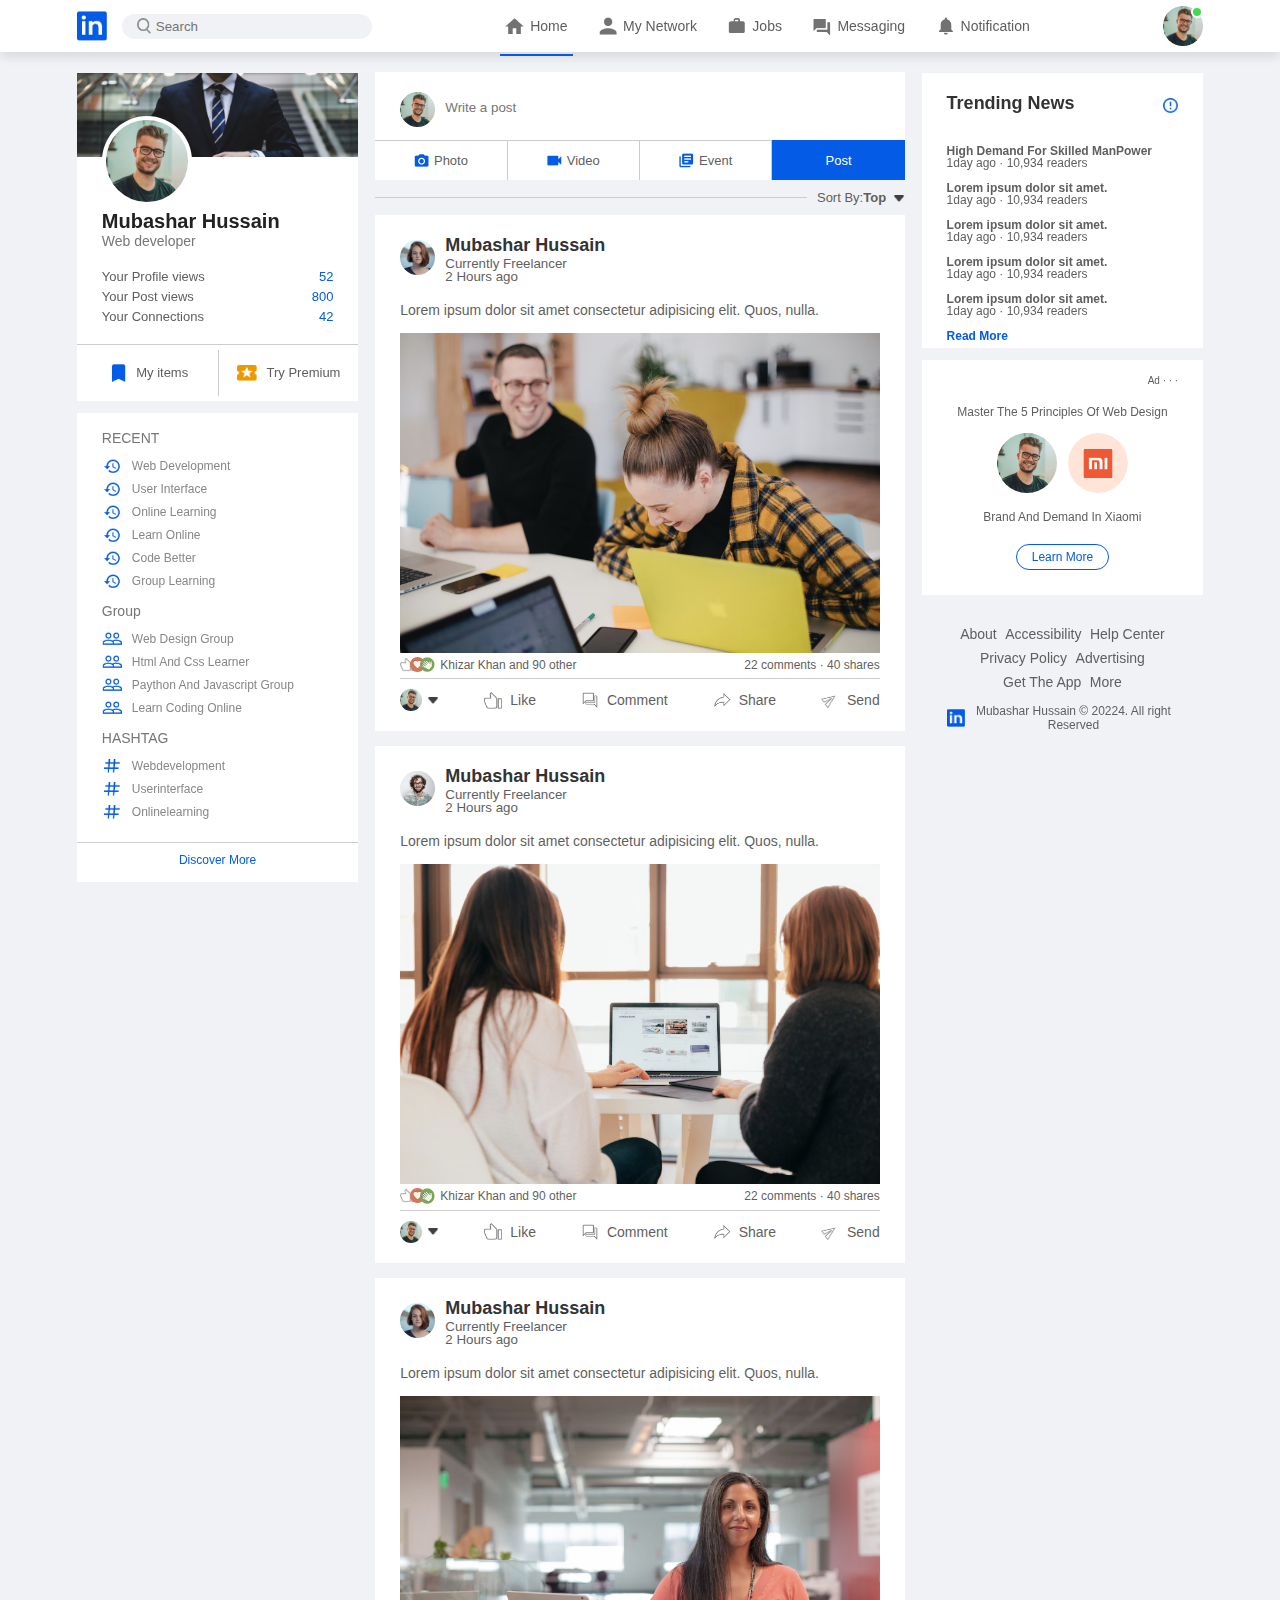
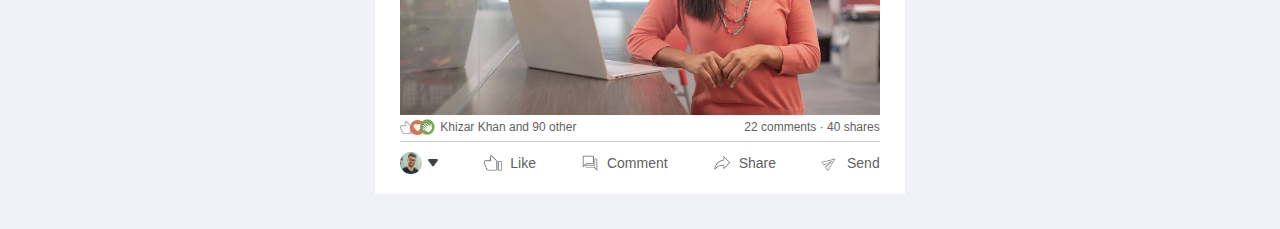
<file: index.html>
<!DOCTYPE html>
<html lang="en">

<head>
    <meta charset="UTF-8">
    <meta name="viewport" content="width=device-width, initial-scale=1.0">
    <link rel="stylesheet" href="style.css">
    <title>Linkedin Project html css</title>
</head>

<body>
    <nav class="navbar">
        <div class="navbar-left">
            <a href="index.html" class="logo"><img src="images/logo.png" alt=""></a>
            <div class="search-box">
                <img src="images/search.png" alt="">
                <input type="text" placeholder="Search">
            </div>
        </div>
        <div class="navbar-center">
            <ul>
                <li><a href="#" class="active-link"><img src="images/home.png" alt="">Home</a></li>
                <li><a href="#"><img src="images/network.png" alt="">My Network</a></li>
                <li><a href="#"><img src="images/jobs.png" alt="">Jobs</a></li>
                <li><a href="#"><img src="images/message.png" alt="">Messaging</a></li>
                <li><a href="#"><img src="images/notification.png" alt="">Notification</a></li>
            </ul>
        </div>
        <div class="navbar-right">
            <div class="online">
                <img src="images/user-1.png" class="nav-profile-img" onclick="togglemenu()">
            </div>
        </div>
        <div class="profile-menu-wrap" id="profilemenu">
            <div class="profile-menu">
                <div class="user-info">
                    <img src="images/user-1.png" alt="">
                    <div>
                        <h3>Mubashar Hussain</h3>
                        <a href="profile.html">See Your Profile</a>
                    </div>
                </div>
                <hr>
                <div class="profile-menu-links">
                    <img src="images/feedback.png" alt="">
                    <p>Give Feedback</p>
                    <span>></span>
                </div>
                <div class="profile-menu-links">
                    <img src="images/setting.png" alt="">
                    <p>Setting & Privacy</p>
                    <span>></span>
                </div>
                <div class="profile-menu-links">
                    <img src="images/help.png" alt="">
                    <p>Help & Support</p>
                    <span>></span>
                </div>
                <div class="profile-menu-links">
                    <img src="images/display.png" alt="">
                    <p>Display & Accessibility</p>
                    <span>></span>
                </div>
                <div class="profile-menu-links">
                    <img src="images/logout.png" alt="">
                    <p>Logout</p>
                    <span>></span>
                </div>
            </div>
        </div>
    </nav>
    <div class="conatiner">
        <div class="left-sidebar">
            <div class="sidebar-profile-box">
                <img src="images/cover-pic.png" width="100%">
                <div class="sidebar-profile-info">
                    <img src="images/user-1.png" alt="">
                    <h1>Mubashar Hussain</h1>
                    <h3>Web developer</h3>
                    <ul>
                        <li>Your Profile views <span>52</span></li>
                        <li>Your Post views <span>800</span></li>
                        <li>Your Connections <span>42</span></li>
                    </ul>
                </div>
                <div class="sidebar-profile-links">
                    <a href="#"><img src="images/items.png" alt="">My items</a>
                    <a href="#"><img src="images/premium.png" alt="">Try Premium</a>
                </div>
            </div>
            <div class="recent-activity">
                <h3>RECENT</h3>
                <a href="#"><img src="images/recent.png" alt=""> Web Development</a>
                <a href="#"><img src="images/recent.png" alt=""> User Interface</a>
                <a href="#"><img src="images/recent.png" alt=""> Online Learning</a>
                <a href="#"><img src="images/recent.png" alt=""> Learn Online</a>
                <a href="#"><img src="images/recent.png" alt=""> Code Better</a>
                <a href="#"><img src="images/recent.png" alt=""> Group Learning</a>
                <h3>Group</h3>
                <a href="#"><img src="images/group.png" alt=""> Web Design Group</a>
                <a href="#"><img src="images/group.png" alt=""> Html And Css Learner</a>
                <a href="#"><img src="images/group.png" alt=""> Paython And Javascript Group</a>
                <a href="#"><img src="images/group.png" alt=""> Learn Coding Online</a>
                <h3>HASHTAG</h3>
                <a href="#"><img src="images/hashtag.png" alt=""> Webdevelopment</a>
                <a href="#"><img src="images/hashtag.png" alt=""> Userinterface</a>
                <a href="#"><img src="images/hashtag.png" alt=""> Onlinelearning</a>
                <div class="discover-more-links">
                    <a href="#">Discover More</a>
                </div>
            </div>
        </div>
        <div class="main-section">
            <div class="create-post">
                <div class="create-post-input">
                    <img src="images/user-1.png">
                    <textarea  rows="2" placeholder="Write a post"></textarea>
                </div>
                <div class="create-post-links">
                    <li><img src="images/photo.png">Photo</li>
                    <li><img src="images/video.png">Video</li>
                    <li><img src="images/event.png">Event</li>
                    <li>Post</li>
                </div>
            </div>
            <div class="sort-by">
                <hr>
                <p>Sort By:<span>Top <img src="images/down-arrow.png"></span></p>
            </div>
            <div class="post">
                <div class="post-author">
                    <img src="images/user-3.png" alt="">
                    <div>
                        <h1>Mubashar Hussain</h1>
                        <small>Currently Freelancer</small>
                        <small>2 Hours ago</small>
                    </div>
                </div>
                <p>Lorem ipsum dolor sit amet consectetur adipisicing elit. Quos, nulla.</p>
                <img src="images/post-image-1.png" width="100%">
                <div class="post-stat">
                    <div>
                        <img src="images/thumbsup.png" alt="">
                        <img src="images/love.png" alt="">
                        <img src="images/clap.png" alt="">
                        <span class="liked-user">Khizar Khan and 90 other</span>
                    </div>
                    <div>
                        <span>22 comments &middot; 40 shares</span>
                    </div>
                </div>
                <div class="post-activity">
                    <div>
                        <img src="images/user-1.png" class="post-activity-user-icon">
                        <img src="images/down-arrow.png" class="post-activity-user-arrow">
                    </div>
                    <div class="post-activity-links">
                        <img src="images/like.png" alt="">
                        <span>Like</span>
                    </div>
                    <div class="post-activity-links">
                        <img src="images/comment.png" alt="">
                        <span>Comment</span>
                    </div>
                    <div class="post-activity-links">
                        <img src="images/share.png" alt="">
                        <span>Share</span>
                    </div>
                    <div class="post-activity-links">
                        <img src="images/send.png" alt="">
                        <span>Send</span>
                    </div>
                </div>
            </div>
            <div class="post">
                <div class="post-author">
                    <img src="images/user-2.png" alt="">
                    <div>
                        <h1>Mubashar Hussain</h1>
                        <small>Currently Freelancer</small>
                        <small>2 Hours ago</small>
                    </div>
                </div>
                <p>Lorem ipsum dolor sit amet consectetur adipisicing elit. Quos, nulla.</p>
                <img src="images/post-image-2.png" width="100%">

                <div class="post-stat">
                    <div>
                        <img src="images/thumbsup.png" alt="">
                        <img src="images/love.png" alt="">
                        <img src="images/clap.png" alt="">
                        <span class="liked-user">Khizar Khan and 90 other</span>
                    </div>
                    <div>
                        <span>22 comments &middot; 40 shares</span>
                    </div>
                </div>
                <div class="post-activity">
                    <div>
                        <img src="images/user-1.png" class="post-activity-user-icon">
                        <img src="images/down-arrow.png" class="post-activity-user-arrow">
                    </div>
                    <div class="post-activity-links">
                        <img src="images/like.png" alt="">
                        <span>Like</span>
                    </div>
                    <div class="post-activity-links">
                        <img src="images/comment.png" alt="">
                        <span>Comment</span>
                    </div>
                    <div class="post-activity-links">
                        <img src="images/share.png" alt="">
                        <span>Share</span>
                    </div>
                    <div class="post-activity-links">
                        <img src="images/send.png" alt="">
                        <span>Send</span>
                    </div>
                </div>
            </div>
            <div class="post">
                <div class="post-author">
                    <img src="images/user-3.png" alt="">
                    <div>
                        <h1>Mubashar Hussain</h1>
                        <small>Currently Freelancer</small>
                        <small>2 Hours ago</small>
                    </div>
                </div>
                <p>Lorem ipsum dolor sit amet consectetur adipisicing elit. Quos, nulla.</p>
                <img src="images/post-image-3.png" width="100%">
                <div class="post-stat">
                    <div>
                        <img src="images/thumbsup.png" alt="">
                        <img src="images/love.png" alt="">
                        <img src="images/clap.png" alt="">
                        <span class="liked-user">Khizar Khan and 90 other</span>
                    </div>
                    <div>
                        <span>22 comments &middot; 40 shares</span>
                    </div>
                </div>
                <div class="post-activity">
                    <div>
                        <img src="images/user-1.png" class="post-activity-user-icon">
                        <img src="images/down-arrow.png" class="post-activity-user-arrow">
                    </div>
                    <div class="post-activity-links">
                        <img src="images/like.png" alt="">
                        <span>Like</span>
                    </div>
                    <div class="post-activity-links">
                        <img src="images/comment.png" alt="">
                        <span>Comment</span>
                    </div>
                    <div class="post-activity-links">
                        <img src="images/share.png" alt="">
                        <span>Share</span>
                    </div>
                    <div class="post-activity-links">
                        <img src="images/send.png" alt="">
                        <span>Send</span>
                    </div>
                </div>
            </div>
        </div>
        <div class="right-sidebar">
            <div class="sidebar-news">
                <img src="images/more.png" class="info-icon">
                <h3>Trending News</h3>
                <a href="#">High Demand For Skilled ManPower</a>
                <span>1day ago &middot; 10,934 readers</span>

                <a href="#">Lorem ipsum dolor sit amet.</a>
                <span>1day ago &middot; 10,934 readers</span>

                <a href="#">Lorem ipsum dolor sit amet.</a>
                <span>1day ago &middot; 10,934 readers</span>

                <a href="#">Lorem ipsum dolor sit amet.</a>
                <span>1day ago &middot; 10,934 readers</span>

                <a href="#">Lorem ipsum dolor sit amet.</a>
                <span>1day ago &middot; 10,934 readers</span>
                <a href="#" class="read-more-links">Read More</a>
            </div>
            <div class="sidebar-ads">
                <small>Ad &middot; &middot; &middot;</small>
                <p>Master The  5 Principles Of Web Design</p>
                <div>
                    <img src="images/user-1.png" alt="">
                    <img src="images/mi-logo.png" alt="">
                </div>
                <b>Brand And Demand In Xiaomi</b>
                <a href="#" class="ad-link">Learn More</a>
            </div>
            <div class="sidebar-useful-links">
                <a href="#">About</a>
                <a href="#">Accessibility</a>
                <a href="#">Help Center</a>
                <a href="#">Privacy Policy</a>
                <a href="#">Advertising</a>
                <a href="#">Get The App</a>
                <a href="#">More</a>

                <div class="copyright-message">
                    <img src="images/logo.png" alt="">
                    <p>Mubashar Hussain &#169; 20224. All right Reserved</p>
                </div>
            </div>
        </div>
    </div>
    <script>
        let profilemenu = document.getElementById("profilemenu");

        function togglemenu(){
            profilemenu.classList.toggle("profile-menu-wrap-open-menu");
        }
    </script>
</body>

</html>
</file>
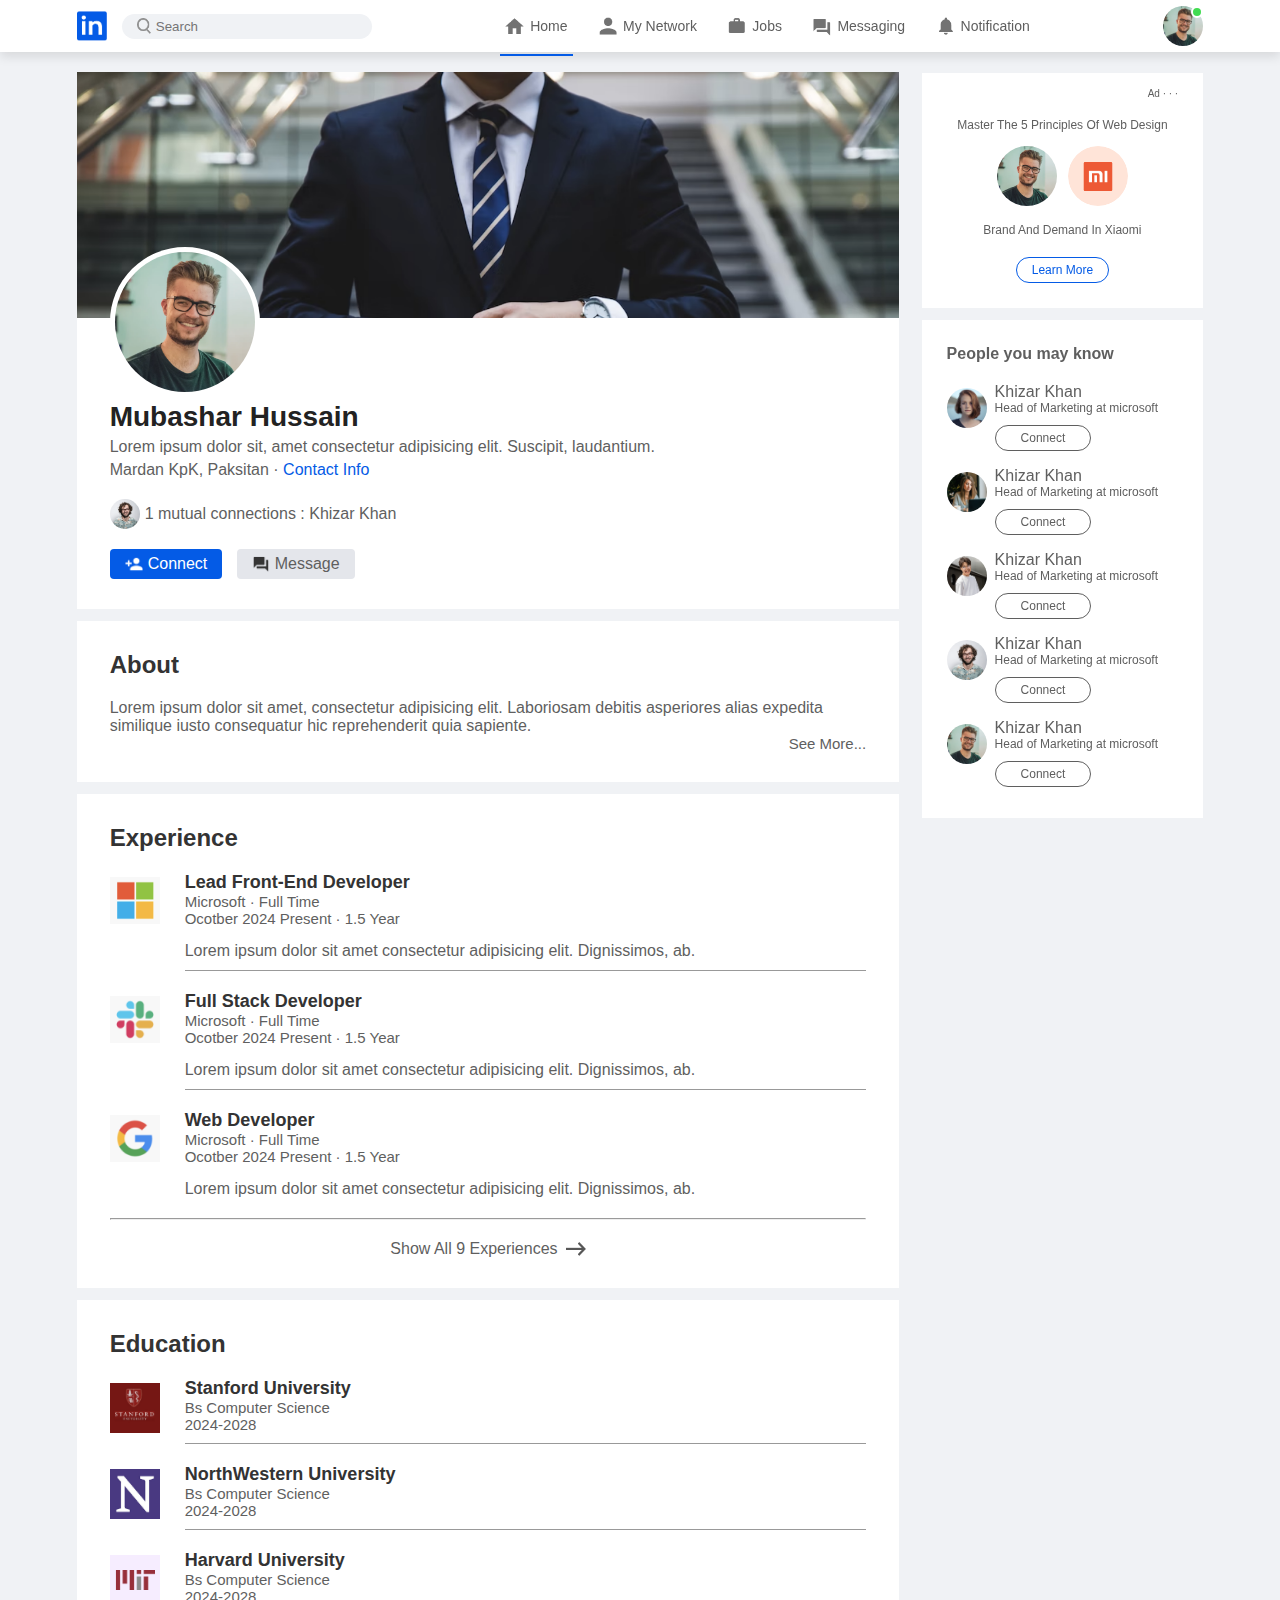
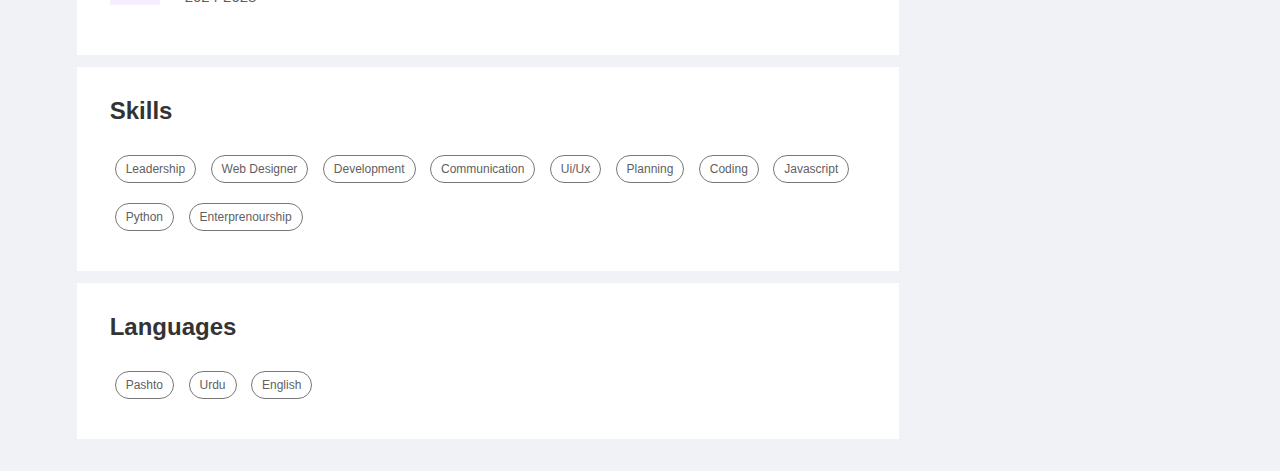
<file: profile.html>
<!DOCTYPE html>
<html lang="en">

<head>
    <meta charset="UTF-8">
    <meta name="viewport" content="width=device-width, initial-scale=1.0">
    <link rel="stylesheet" href="style.css">
    <title>Linkedin Project html css</title>
</head>

<body>
    <nav class="navbar">
        <div class="navbar-left">
            <a href="index.html" class="logo"><img src="images/logo.png" alt=""></a>
            <div class="search-box">
                <img src="images/search.png" alt="">
                <input type="text" placeholder="Search">
            </div>
        </div>
        <div class="navbar-center">
            <ul>
                <li><a href="#" class="active-link"><img src="images/home.png" alt="">Home</a></li>
                <li><a href="#"><img src="images/network.png" alt="">My Network</a></li>
                <li><a href="#"><img src="images/jobs.png" alt="">Jobs</a></li>
                <li><a href="#"><img src="images/message.png" alt="">Messaging</a></li>
                <li><a href="#"><img src="images/notification.png" alt="">Notification</a></li>
            </ul>
        </div>
        <div class="navbar-right">
            <div class="online">
                <img src="images/user-1.png" class="nav-profile-img" onclick="togglemenu()">
            </div>
        </div>
        <div class="profile-menu-wrap" id="profilemenu">
            <div class="profile-menu">
                <div class="user-info">
                    <img src="images/user-1.png" alt="">
                    <div>
                        <h3>Mubashar Hussain</h3>
                        <a href="profile.html">See Your Profile</a>
                    </div>
                </div>
                <hr>
                <div class="profile-menu-links">
                    <img src="images/feedback.png" alt="">
                    <p>Give Feedback</p>
                    <span>></span>
                </div>
                <div class="profile-menu-links">
                    <img src="images/setting.png" alt="">
                    <p>Setting & Privacy</p>
                    <span>></span>
                </div>
                <div class="profile-menu-links">
                    <img src="images/help.png" alt="">
                    <p>Help & Support</p>
                    <span>></span>
                </div>
                <div class="profile-menu-links">
                    <img src="images/display.png" alt="">
                    <p>Display & Accessibility</p>
                    <span>></span>
                </div>
                <div class="profile-menu-links">
                    <img src="images/logout.png" alt="">
                    <p>Logout</p>
                    <span>></span>
                </div>
            </div>
        </div>
    </nav>
    <div class="conatiner">
        <div class="profile-main">
            <div class="profile-container">
                <img src="images/cover-pic.png" alt="" width="100%">
                <div class="profile-container-inner">
                    <img src="images/user-1.png" class="profile-pic">
                    <h3>Mubashar Hussain</h3>
                    <p>Lorem ipsum dolor sit, amet consectetur adipisicing elit. Suscipit, laudantium.</p>
                    <p>Mardan KpK, Paksitan &middot; <a href="#">Contact Info</a></p>
                    <div class="mutual-connections">
                        <img src="images/user-2.png" alt="">
                        <span>1 mutual connections : Khizar Khan</span>
                    </div>
                    <div class="profile-btn">
                        <a href="#" class="primary-btn"><img src="images/connect.png" alt="">Connect</a>
                        <a href="#" class="secondary-btn"><img src="images/chat.png" alt="">Message</a>
                    </div>
                </div>
            </div>
            <div class="profile-descraption">
                <h2>About</h2>
                <p>Lorem ipsum dolor sit amet, consectetur adipisicing elit. Laboriosam debitis asperiores alias
                    expedita similique iusto consequatur hic reprehenderit quia sapiente.</p>
                    <a href="#" class="see-more-link">See More...</a>
            </div>
            <div class="profile-descraption">
                <h2>Experience</h2>
                <div class="profile-desc-row">
                    <img src="images/microsoft.png" alt="">
                    <div>
                        <h3>Lead Front-End Developer</h3>
                        <b>Microsoft &middot; Full Time</b>
                        <b>Ocotber 2024 Present &middot; 1.5 Year</b>
                        <p>Lorem ipsum dolor sit amet consectetur adipisicing elit. Dignissimos, ab.</p>
                        <hr>
                    </div>
                </div>
                <div class="profile-desc-row">
                    <img src="images/slack.png" alt="">
                    <div>
                        <h3>Full Stack Developer</h3>
                        <b>Microsoft &middot; Full Time</b>
                        <b>Ocotber 2024 Present &middot; 1.5 Year</b>
                        <p>Lorem ipsum dolor sit amet consectetur adipisicing elit. Dignissimos, ab.</p>
                        <hr>
                    </div>
                </div>
                <div class="profile-desc-row">
                    <img src="images/google.png" alt="">
                    <div>
                        <h3>Web Developer</h3>
                        <b>Microsoft &middot; Full Time</b>
                        <b>Ocotber 2024 Present &middot; 1.5 Year</b>
                        <p>Lorem ipsum dolor sit amet consectetur adipisicing elit. Dignissimos, ab.</p>
                    </div>
                </div>
                <hr>
                <a href="#" class="show-all">Show All 9 Experiences <img src="images/right-arrow.png" alt=""></a>
            </div>
            <div class="profile-descraption">
                <h2>Education</h2>
                <div class="profile-desc-row">
                    <img src="images/stanford.png" alt="">
                    <div>
                        <h3>Stanford University</h3>
                        <b>Bs Computer Science</b>
                        <b>2024-2028</b>
                        <hr>
                    </div>
                </div>
                <div class="profile-desc-row">
                    <img src="images/north.png" alt="">
                    <div>
                        <h3>NorthWestern University</h3>
                        <b>Bs Computer Science</b>
                        <b>2024-2028</b>
                        <hr>
                    </div>
                </div>
                <div class="profile-desc-row">
                    <img src="images/mit.png" alt="">
                    <div>
                        <h3>Harvard University</h3>
                        <b>Bs Computer Science</b>
                        <b>2024-2028</b>
                    </div>
                </div>
            </div>
            <div class="profile-descraption">
                <h2>Skills</h2>
                <a href="#" class="skills-btn">Leadership</a>
                <a href="#" class="skills-btn">Web Designer</a>
                <a href="#" class="skills-btn">Development</a>
                <a href="#" class="skills-btn">Communication</a>
                <a href="#" class="skills-btn">Ui/Ux</a>
                <a href="#" class="skills-btn">Planning</a>
                <a href="#" class="skills-btn">Coding</a>
                <a href="#" class="skills-btn">Javascript</a>
                <a href="#" class="skills-btn">Python</a>
                <a href="#" class="skills-btn">Enterprenourship</a>
            </div>
            <div class="profile-descraption">
                <h2>Languages</h2>
                <a href="#" class="language-btn">Pashto</a>
                <a href="#" class="language-btn">Urdu</a>
                <a href="#" class="language-btn">English</a>
            </div>
        </div>
        <div class="profile-sidebar">
            <div class="sidebar-ads">
                <small>Ad &middot; &middot; &middot;</small>
                <p>Master The  5 Principles Of Web Design</p>
                <div>
                    <img src="images/user-1.png" alt="">
                    <img src="images/mi-logo.png" alt="">
                </div>
                <b>Brand And Demand In Xiaomi</b>
                <a href="#" class="ad-link">Learn More</a>
            </div>
            <div class="sidebar-people">
                <h3>People you may know</h3>
                <div class="sidebar-people-row">
                    <img src="images/user-3.png" alt="">
                    <div>
                        <h2>Khizar Khan</h2>
                        <p>Head of Marketing at microsoft</p>
                        <a href="#">Connect</a>
                    </div>
                </div>
                <div class="sidebar-people-row">
                    <img src="images/user-4.png" alt="">
                    <div>
                        <h2>Khizar Khan</h2>
                        <p>Head of Marketing at microsoft</p>
                        <a href="#">Connect</a>
                    </div>
                </div>
                <div class="sidebar-people-row">
                    <img src="images/user-5.png" alt="">
                    <div>
                        <h2>Khizar Khan</h2>
                        <p>Head of Marketing at microsoft</p>
                        <a href="#">Connect</a>
                    </div>
                </div>
                <div class="sidebar-people-row">
                    <img src="images/user-2.png" alt="">
                    <div>
                        <h2>Khizar Khan</h2>
                        <p>Head of Marketing at microsoft</p>
                        <a href="#">Connect</a>
                    </div>
                </div>
                <div class="sidebar-people-row">
                    <img src="images/user-1.png" alt="">
                    <div>
                        <h2>Khizar Khan</h2>
                        <p>Head of Marketing at microsoft</p>
                        <a href="#">Connect</a>
                    </div>
                </div>
            </div>
        </div>
    </div>
    <script>
        let profilemenu = document.getElementById("profilemenu");

        function togglemenu() {
            profilemenu.classList.toggle("profile-menu-wrap-open-menu");
        }
    </script>
</body>

</html>
</file>
<file: style.css>
* {
    padding: 0;
    margin: 0;
    box-sizing: border-box;
    font-family: Arial, Helvetica, sans-serif;
}

body {
    background-color: #f0f2f5;
    color: #5f5f5f;
}

a {
    text-decoration: none;
    color: #5f5f5f;
}

.navbar {
    display: flex;
    align-items: center;
    justify-content: space-between;
    background-color: #fff;
    padding: 6px 6%;
    position: sticky;
    top: 0;
    z-index: 100;
    box-shadow: 0 5px 10px rgba(0, 0, 0, 0.1);
}

.logo img {
    width: 30px;
    margin-right: 15px;
    display: block;
}

.navbar-center ul li {
    display: inline-flex;
    list-style: none;

}

.navbar-center ul li a {
    display: flex;
    align-items: center;
    font-size: 14px;
    margin: 5px 8px;
    padding-right: 5px;
    position: relative;
}

.navbar-center ul li a::after {
    content: " ";
    width: 0;
    height: 2px;
    background-color: #045be6;
    position: absolute;
    bottom: -15px;
    transition: width 0.3s;

}

.navbar-center ul li a:hover::after,
.navbar-center ul li a.active-link::after {
    width: 100%;

}

.navbar-center ul li a img {
    width: 30px;
}

.nav-profile-img {
    width: 40px;
    border-radius: 50%;
    cursor: pointer;
    display: block;
    position: relative;
}

.online {
    position: relative;
}

.online::after {
    content: " ";
    height: 8px;
    width: 8px;
    background-color: #41db51;
    position: absolute;
    border: 2px solid #fff;
    top: 0;
    right: 0;
    border-radius: 50%;

}

.search-box {
    background-color: #f0f2f5;
    width: 250px;
    display: flex;
    align-items: center;
    border-radius: 20px;
    padding: 0 15px;
}

.navbar-left {
    display: flex;
    align-items: center;

}

.search-box input {
    background: transparent;
    border: 0;
    outline: 0;
    width: 100%;
    padding: 5px;

}

.search-box img {
    width: 14px;

}

.conatiner {
    display: flex;
    align-items: flex-start;
    justify-content: space-between;
    padding: 20px 6%;
}

.left-sidebar {
    flex-basis: 25%;
    align-self: flex-start;
    position: sticky;
    top: 73px;
}

.right-sidebar {
    flex-basis: 25%;
    align-self: flex-start;
    position: sticky;
    top: 73px;
}

.main-section {
    flex-basis: 47%;

}

.sidebar-profile-box {
    background-color: #fff;

}

.sidebar-profile-info {
    padding: 0 25px;
}

.sidebar-profile-info img {
    width: 90px;
    border-radius: 50%;
    background-color: #fff;
    padding: 4px;
    margin-top: -45px;
}

.sidebar-profile-info h1 {
    font-size: 20px;
    font-weight: 600;
    color: #222;
}

.sidebar-profile-info h3 {
    font-size: 14px;
    font-weight: 500;
    color: #777;

}

.sidebar-profile-info ul {
    list-style: none;
    margin: 20px 0;

}

.sidebar-profile-info ul li {
    width: 100%;
    margin: 5px 0;
    font-size: 13px;
}

.sidebar-profile-info span {
    float: right;
    color: #045be6;

}

.sidebar-profile-links {
    display: flex;
    align-items: center;
    border-top: 1px solid #ccc;

}

.sidebar-profile-links a {
    flex-basis: 50%;
    display: flex;
    align-items: center;
    justify-content: center;
    padding: 15px 0;
    font-size: 13px;
    border-left: 1px solid #ccc;

}

.sidebar-profile-links a:first-child {
    border-left: 0;

}

.sidebar-profile-links a img {
    width: 20px;
    margin-right: 10px;
}

.recent-activity {
    background-color: #fff;
    padding: 5px 25px;
    margin: 12px 0;

}

.recent-activity h3 {
    color: #777;
    font-size: 14px;
    font-weight: 500;
    margin: 12px 0 10px;

}

.recent-activity a {
    display: flex;
    align-items: center;
    font-size: 12px;
    font-weight: 500;
    color: #888;
    margin: 3px 0;

}

.recent-activity a img {
    width: 20px;
    margin-right: 10px;
}

.discover-more-links {
    border-top: 1px solid #ccc;
    text-align: center;
    margin-top: 20px;
    margin-left: -25px;
    margin-right: -25px;

}

.discover-more-links a {
    color: #045be6;
    display: inline-block;
    margin: 10px 0;

}

.sidebar-news {
    background-color: #fff;
    padding: 10px 25px;

}

.info-icon {
    width: 15px;
    float: right;
    margin-top: 15px;
}

.sidebar-news h3 {
    font-size: 18px;
    font-weight: 600;
    color: #333;
    margin: 10px 0 30px;

}

.sidebar-news a {
    display: block;
    font-size: 12px;
    font-weight: 600;
    margin-top: 10px;
    margin-bottom: -5px;

}

.sidebar-news span {
    font-size: 12px;
}

.read-more-links {
    color: #045be6;
    font-weight: 500;
    margin: 20px 0 10px;

}

.sidebar-ads {
    background-color: #fff;
    padding: 15px 25px;
    text-align: center;
    margin: 12px 0;
    font-size: 12px;

}

.sidebar-ads img {
    width: 60px;
    border-radius: 50%;
    margin: 4px;
}

.sidebar-ads small {
    float: right;
    font-weight: 500;

}

.sidebar-ads p {
    margin-top: 30px;
    margin-bottom: 10px;

}

.sidebar-ads b {
    display: block;
    font-weight: 500;
    margin-top: 10px;

}

.ad-link {
    display: inline-block;
    border: 1px solid #045be6;
    border-radius: 30px;
    padding: 5px 15px;
    color: #045be6;
    font-weight: 500;
    margin: 20px auto 10px;

}

.sidebar-useful-links {
    padding: 15px 25px;
    text-align: center;

}

.sidebar-useful-links a {
    display: inline-block;
    font-size: 14px;
    margin: 4px 2px;
}

.copyright-message {
    display: flex;
    align-items: center;
    justify-content: center;
    font-size: 12px;
    margin-top: 10px;
    font-weight: 500;

}

.copyright-message img {
    width: 18px;
    margin-right: 4px;

}

.create-post {
    background-color: #fff;
}

.create-post-input {
    padding: 20px 25px 10px;
    display: flex;
    align-items: flex-start;

}

.create-post-input img {
    width: 35px;
    border-radius: 50%;
    margin-right: 10px;
}

.create-post-input textarea {
    width: 100%;
    border: 0;
    outline: 0;
    resize: none;
    background: transparent;
    margin-top: 8px;
}

.create-post-links {
    display: flex;
    align-items: flex-start;
}

.create-post-links li {
    list-style: none;
    border-top: 1px solid #ccc;
    border-right: 1px solid #ccc;
    flex-basis: 25%;
    height: 40px;
    font-size: 13px;
    display: flex;
    align-items: center;
    justify-content: center;
    cursor: pointer;

}

.create-post-links li img {
    width: 15px;
    margin-right: 5px;
}

.create-post-links li:last-child {
    background-color: #045be6;
    color: #fff;
    border-top: 0;
    border-right: 0;
}

.sort-by {
    display: flex;
    align-items: center;
    margin: 10px 0;
}

.sort-by hr {
    flex: 1;
    border: 0;
    height: 1px;
    background-color: #ccc;

}

.sort-by p {
    font-size: 13px;
    padding-left: 10px;

}

.sort-by p span {
    font-weight: 600;
    cursor: pointer;

}

.sort-by p span img {
    width: 12px;
    margin-left: 3px;

}

.post {
    background-color: #fff;
    padding: 20px 25px 10px;
    margin: 5px 0 15px;
}

.post-author {
    display: flex;
    align-items: flex-start;
    margin-bottom: 20px;

}

.post-author img {
    width: 35px;
    border-radius: 50%;
    margin-right: 10px;
    margin-top: 5px;
}

.post-author h1 {
    font-size: 18px;
    font-weight: 600;
    color: #333;

}

.post-author small {
    display: block;
    margin-bottom: -2px;

}

.post p {
    font-size: 14px;
    margin-bottom: 15px;

}

.post-stat {
    display: flex;
    flex-wrap: wrap;
    align-items: center;
    justify-content: space-between;
    font-size: 12px;
    border-bottom: 1px solid #ccc;
    padding-bottom: 6px;
}

.post-stat div {
    display: flex;
    align-items: center;

}

.post-stat img {
    width: 15px;
    margin-right: -5px;
}

.liked-user {
    margin-left: 10px;

}

.post-activity {
    display: flex;
    align-items: center;
    justify-content: space-between;
    padding: 10px 0;
    font-size: 14px;
    font-weight: 500;

}

.post-activity div {
    display: flex;
    align-items: center;
}

.post-activity-user-icon {
    width: 22px;
    border-radius: 50%;

}

.post-activity-user-arrow {
    width: 12px;
    margin-left: 5px;

}

.post-activity-links img {
    width: 18px;
    margin-right: 8px;
}

.profile-menu-wrap {
    position: absolute;
    top: 100%;
    right: 5%;
    width: 320px;
    max-height: 0;
    overflow: hidden;
    transition: max-height 0.5s;
}

.profile-menu-wrap-open-menu {
    max-height: 400px;
}

.profile-menu {
    background-color: #222;
    color: #fff;
    padding: 20px;
    margin: 10px;

}

.user-info {
    display: flex;
    align-items: center;

}

.user-info img {
    width: 50px;
    border-radius: 50%;
    margin-right: 15px;
}

.user-info h3 {
    font-weight: 500;
    margin-bottom: 7px;

}

.user-info a {
    color: #c9dbf8;
    font-size: 13px;
}

.profile-menu hr {
    border: 0;
    height: 1px;
    width: 100%;
    background-color: #fff;
    margin: 15px 0 10px;

}

.profile-menu-links {
    display: flex;
    align-items: center;
    color: #fff;
    margin: 12px 0;
    font-size: 14px;
}

.profile-menu-links p {
    width: 100%;

}

.profile-menu-links img {
    width: 35px;
    border-radius: 50%;
    margin-right: 15px;

}

.profile-main {
    flex-basis: 73%;
    

}

.profile-sidebar {
    flex-basis: 25%;
    align-self: flex-start;
    position: sticky;
    top: 73px;

}

.profile-container {
    background-color: #fff;
}

.profile-container-inner {
    padding: 0 4% 10px;

}

.profile-pic {
    width: 150px;
    border-radius: 50%;
    margin-top: -75px;
    padding: 5px;
    background-color: #fff;

}

.profile-container h3 {
    font-size: 28px;
    font-weight: 600;
    color: #222;

}

.profile-container p {
    font-weight: 500;
    margin-top: 5px;

}

.profile-container p a {
    color: #045be6;
    font-weight: 500;

}

.mutual-connections {
    display: flex;
    align-items: center;
    margin: 20px 0;
}

.mutual-connections img {
    width: 30px;
    border-radius: 50%;
    margin-right: 5px;

}

.profile-btn {
    margin: 20px 0;

}

.profile-btn a {
    display: inline-flex;
    align-items: center;
    padding: 6px 15px;
    border-radius: 4px;
    margin-right: 10px;


}

.profile-btn a img {
    width: 18px;
    margin-right: 5px;

}

.primary-btn {
    background-color: #045be6;
    color: #fff;
}

.secondary-btn {
    background-color: #e4e6eb;
}
.profile-descraption{
    background-color: #fff;
    padding: 20px 4% 30px;
    margin: 12px 0;

}
.profile-descraption h2{
    color: #333;
    margin: 10px 0 20px;
    font-weight: 600;

}
.see-more-link{
    display: block;
    text-align: right;
    font-size: 15px;

}
.profile-desc-row{
    display: flex;
    align-items: flex-start;
    margin: 20px 0;

}
.profile-desc-row img{
    width: 50px;
    margin-right: 25px;
    margin-top: 5px;

}
.profile-desc-row div{
    width: 100%;

}
.profile-desc-row h3{
    font-size: 18px;
    font-weight: 600;
    color: #333;
}
.profile-desc-row b{
    display: block;
    font-weight: 500;
    font-size: 15px;

}
.profile-desc-row p{
    margin-top: 15px;
}
.profile-desc-row hr{
    border: 0;
    border-bottom: 1px solid #999;
    margin-top: 10px;

}
.show-all{
    display: flex;
    align-items: center;
    justify-content: center;
    padding-top: 20px;
    font-weight: 500;

}
.show-all img{
    width: 20px;
    margin-left: 8px;
}
.skills-btn{
    display: inline-block;
    margin: 10px 5px;
    padding: 6px 10px;
    border: 1px solid #777;
    border-radius: 30px;
    font-size: 12px;
    font-weight: 500;
}
.language-btn{
    display: inline-block;
    margin: 10px 5px;
    padding: 6px 10px;
    border: 1px solid #777;
    border-radius: 30px;
    font-size: 12px;
    font-weight: 500;
}
.profile-sidebar .sidebar-ads{
    margin: 0;
}
.sidebar-people{
    background-color: #fff;
    padding: 15px 25px;
    margin: 12px 0;
    font-size: 12px;

}
.sidebar-people h3{
    font-size: 16px;
    font-weight: 600;
    margin: 10px 0 20px;

}
.sidebar-people-row{
    display: flex;
    align-items: flex-start;
    margin: 6px 0;

}
.sidebar-people-row img{
    width: 40px;
    border-radius: 50%;
    margin-right: 8px;
    margin-top: 5px;

}
.sidebar-people-row h2{
    font-weight: 500;
    font-size: 16px;

}
.sidebar-people-row a{
    display: inline-block;
    margin: 10px 0;
    padding: 5px 25px;
    border: 1px solid #5f5f5f;
    border-radius: 30px;
    font-weight: 500;

}


@media only screen and (max-width: 600px) {
    .search-box{
        background: transparent;
        width: auto;
        padding: 0;
    }
    .search-box input{
        width: 0;
        padding: 0;
    }
    .navbar-center ul li a span{
        display: none;

    }
    .navbar-center ul li a{
        padding-right: 0;
        margin: 5px;
    }
    .nav-profile-img{
        width: 30px;
    }
    .conatiner{
        padding: 15px 3%;
    }
}
</file>
